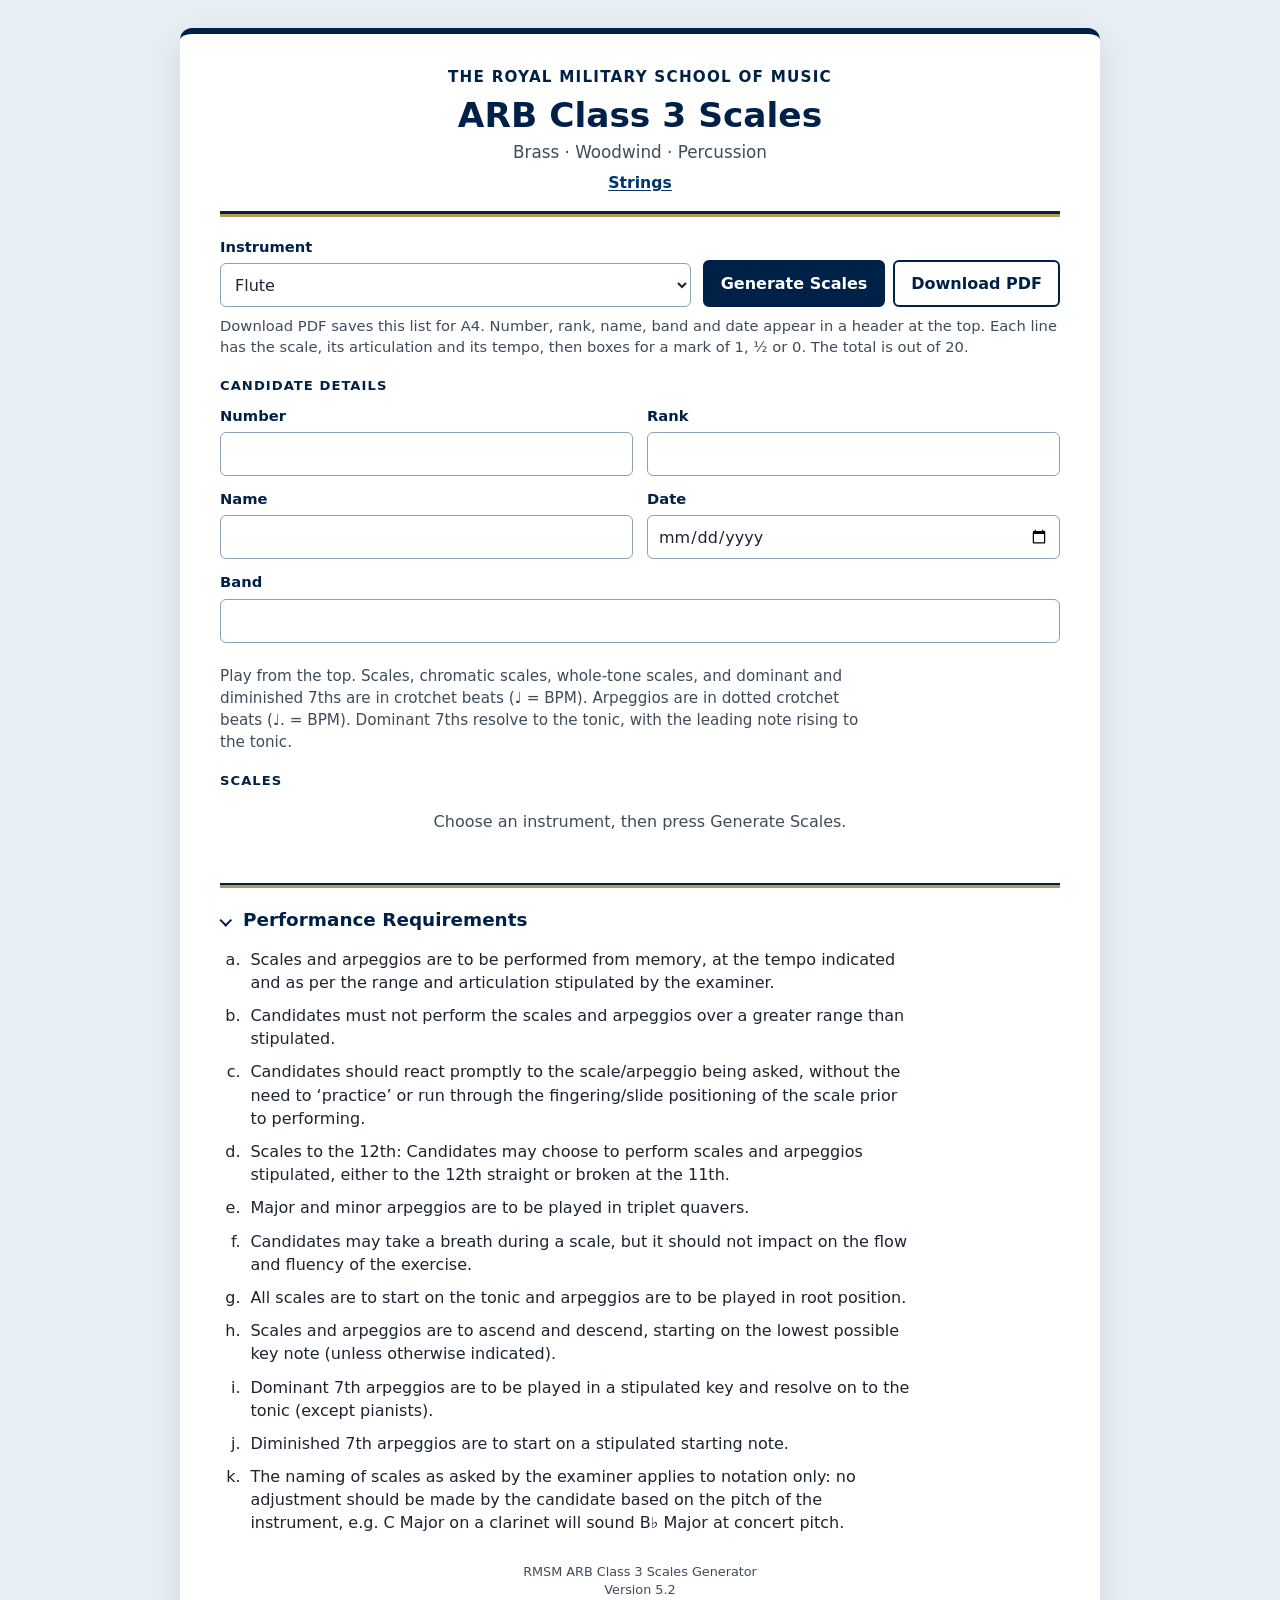
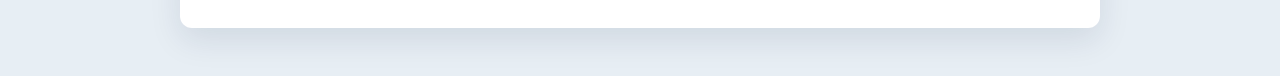
<file: index.html>
<!DOCTYPE html>
<html lang="en">
<head>
<meta charset="UTF-8">
<meta name="viewport" content="width=device-width, initial-scale=1">
<meta name="description" content="Build an ARB Class 3 scale list for woodwind, brass and percussion at the Royal Military School of Music, with the candidate’s number, rank, name, band and date.">
<meta name="theme-color" content="#002147">
<meta name="color-scheme" content="light">
<title>RMSM ARB Class 3 Scales Generator</title>
<link rel="icon" href="data:image/svg+xml,%3Csvg xmlns='http://www.w3.org/2000/svg' viewBox='0 0 32 32'%3E%3Crect width='32' height='32' rx='4' fill='%23002147'/%3E%3Crect x='6' y='23' width='20' height='3' fill='%23c4a35a'/%3E%3C/svg%3E">
<link rel="stylesheet" href="styles.css?v=11">
</head>
<body>

<a class="skip-link" href="#scales">Skip to the scales</a>

<div class="sheet">

<header class="sheet-header">
<p class="eyebrow">The Royal Military School of Music</p>
<h1>ARB Class 3 Scales</h1>
<p class="subtitle">Brass · Woodwind · Percussion</p>
<p class="page-link"><a href="strings.html">Strings</a></p>
</header>

<div class="toolbar">
<div class="controls-row">
<div class="field">
<label for="instrument">Instrument</label>
<select id="instrument"></select>
</div>
<div class="actions">
<button type="button" id="generateButton">Generate Scales</button>
<button type="button" id="downloadButton" class="secondary">Download PDF</button>
</div>
</div>
<p class="download-note">Download PDF saves this list for A4. Number, rank, name, band and date appear in a header at the top. Each line has the scale, its articulation and its tempo, then boxes for a mark of 1, ½ or 0. The total is out of 20.</p>
</div>

<main id="main">

<section class="details" aria-labelledby="detailsHeading">
<h2 id="detailsHeading">Candidate details</h2>
<div class="details-grid">
<div class="field">
<label for="candidateNumber">Number</label>
<input id="candidateNumber" name="number" type="text" autocomplete="off" spellcheck="false">
</div>
<div class="field">
<label for="candidateRank">Rank</label>
<input id="candidateRank" name="rank" type="text" autocomplete="off" spellcheck="false">
</div>
<div class="field">
<label for="candidateName">Name</label>
<input id="candidateName" name="name" type="text" autocomplete="name">
</div>
<div class="field">
<label for="candidateDate">Date</label>
<input id="candidateDate" name="date" type="date">
</div>
<div class="field field-band">
<label for="candidateBand">Band</label>
<input id="candidateBand" name="band" type="text" autocomplete="organization">
</div>
</div>
</section>

<p class="tempo-note">Play from the top. Scales, chromatic scales, whole-tone scales, and dominant and diminished 7ths are in crotchet beats (♩ = BPM). Arpeggios are in dotted crotchet beats (♩. = BPM). Dominant 7ths resolve to the tonic, with the leading note rising to the tonic.</p>

<section class="block" id="scales" aria-labelledby="scalesHeading">
<h2 id="scalesHeading">Scales</h2>
<p id="resultInstrument" class="result-instrument" hidden></p>
<div class="table-scroll" tabindex="0" aria-labelledby="scalesHeading">
<table class="scale-table" id="scaleTable">
<caption class="visually-hidden">Generated scales, each with its range, tempo and articulation.</caption>
<colgroup>
<col class="col-note">
<col class="col-octaves">
<col class="col-tempo">
<col class="col-articulation">
</colgroup>
<thead>
<tr>
<th scope="col">Note</th>
<th scope="col">Octaves</th>
<th scope="col">Tempo</th>
<th scope="col">Articulation</th>
</tr>
</thead>
<tbody id="assessmentBody">
<tr>
<td class="empty" colspan="4">Choose an instrument, then press Generate Scales.</td>
</tr>
</tbody>
</table>
</div>
</section>

<section class="requirements" aria-labelledby="requirementsHeading">
<details open>
<summary>
<h2 id="requirementsHeading">Performance Requirements</h2>
</summary>
<ol type="a">
<li>Scales and arpeggios are to be performed from memory, at the tempo indicated and as per the range and articulation stipulated by the examiner.</li>
<li>Candidates must not perform the scales and arpeggios over a greater range than stipulated.</li>
<li>Candidates should react promptly to the scale/arpeggio being asked, without the need to ‘practice’ or run through the fingering/slide positioning of the scale prior to performing.</li>
<li>Scales to the 12th: Candidates may choose to perform scales and arpeggios stipulated, either to the 12th straight or broken at the 11th.</li>
<li>Major and minor arpeggios are to be played in triplet quavers.</li>
<li>Candidates may take a breath during a scale, but it should not impact on the flow and fluency of the exercise.</li>
<li>All scales are to start on the tonic and arpeggios are to be played in root position.</li>
<li>Scales and arpeggios are to ascend and descend, starting on the lowest possible key note (unless otherwise indicated).</li>
<li>Dominant 7th arpeggios are to be played in a stipulated key and resolve on to the tonic (except pianists).</li>
<li>Diminished 7th arpeggios are to start on a stipulated starting note.</li>
<li>The naming of scales as asked by the examiner applies to notation only: no adjustment should be made by the candidate based on the pitch of the instrument, e.g. C Major on a clarinet will sound B♭ Major at concert pitch.</li>
</ol>
</details>
</section>

</main>

<footer class="sheet-footer">
<p>RMSM ARB Class 3 Scales Generator<br>Version 5.2</p>
</footer>

</div>

<p id="status" class="visually-hidden no-print" role="status"></p>

<noscript>
<p class="noscript">JavaScript is turned off, so a scale list cannot be built. Turn JavaScript on, then reload this page.</p>
</noscript>

<script src="Database-v5.js?v=6"></script>
<script src="download-pdf.js?v=9"></script>
<script src="app.js?v=6"></script>
</body>
</html>
</file>
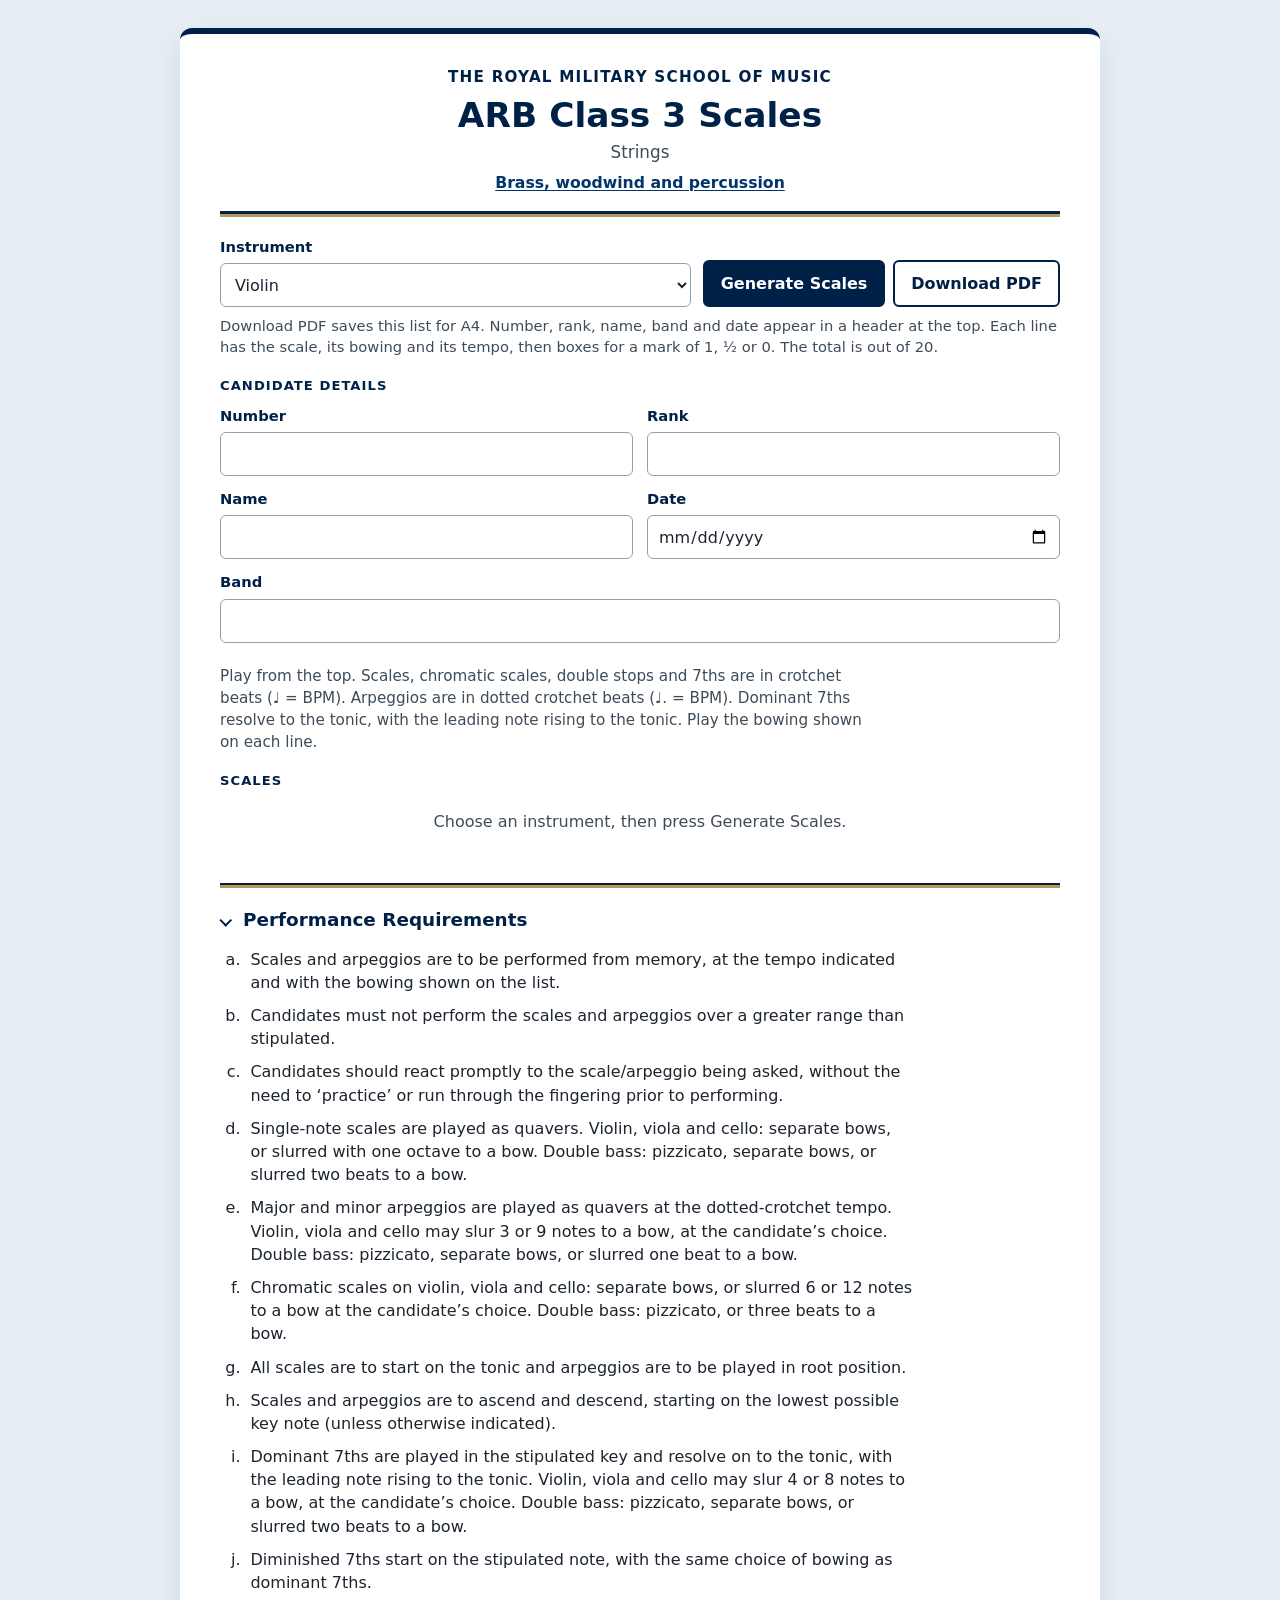
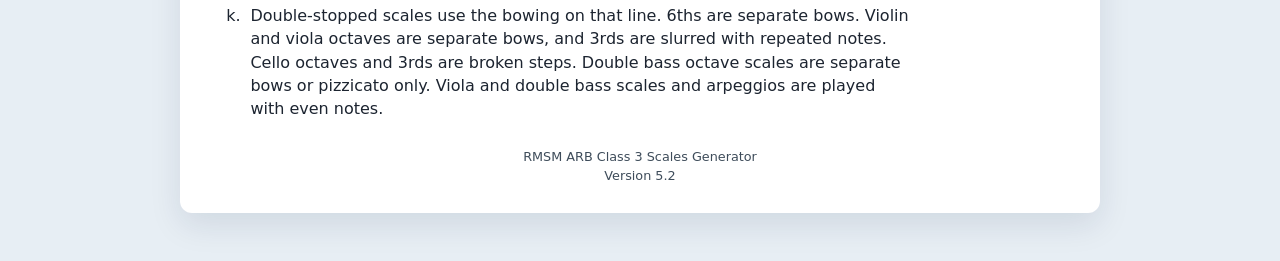
<file: strings.html>
<!DOCTYPE html>
<html lang="en">
<head>
<meta charset="UTF-8">
<meta name="viewport" content="width=device-width, initial-scale=1">
<meta name="description" content="Build an ARB Class 3 scale list for violin, viola, cello and double bass at the Royal Military School of Music, with the candidate’s number, rank, name, band and date.">
<meta name="theme-color" content="#002147">
<meta name="color-scheme" content="light">
<title>RMSM ARB Class 3 Scales — Strings</title>
<link rel="icon" href="data:image/svg+xml,%3Csvg xmlns='http://www.w3.org/2000/svg' viewBox='0 0 32 32'%3E%3Crect width='32' height='32' rx='4' fill='%23002147'/%3E%3Crect x='6' y='23' width='20' height='3' fill='%23c4a35a'/%3E%3C/svg%3E">
<link rel="stylesheet" href="styles.css?v=11">
</head>
<body>

<a class="skip-link" href="#scales">Skip to the scales</a>

<div class="sheet">

<header class="sheet-header">
<p class="eyebrow">The Royal Military School of Music</p>
<h1>ARB Class 3 Scales</h1>
<p class="subtitle">Strings</p>
<p class="page-link"><a href="index.html">Brass, woodwind and percussion</a></p>
</header>

<div class="toolbar">
<div class="controls-row">
<div class="field">
<label for="instrument">Instrument</label>
<select id="instrument"></select>
</div>
<div class="actions">
<button type="button" id="generateButton">Generate Scales</button>
<button type="button" id="downloadButton" class="secondary">Download PDF</button>
</div>
</div>
<p class="download-note">Download PDF saves this list for A4. Number, rank, name, band and date appear in a header at the top. Each line has the scale, its bowing and its tempo, then boxes for a mark of 1, ½ or 0. The total is out of 20.</p>
</div>

<main id="main">

<section class="details" aria-labelledby="detailsHeading">
<h2 id="detailsHeading">Candidate details</h2>
<div class="details-grid">
<div class="field">
<label for="candidateNumber">Number</label>
<input id="candidateNumber" name="number" type="text" autocomplete="off" spellcheck="false">
</div>
<div class="field">
<label for="candidateRank">Rank</label>
<input id="candidateRank" name="rank" type="text" autocomplete="off" spellcheck="false">
</div>
<div class="field">
<label for="candidateName">Name</label>
<input id="candidateName" name="name" type="text" autocomplete="name">
</div>
<div class="field">
<label for="candidateDate">Date</label>
<input id="candidateDate" name="date" type="date">
</div>
<div class="field field-band">
<label for="candidateBand">Band</label>
<input id="candidateBand" name="band" type="text" autocomplete="organization">
</div>
</div>
</section>

<p class="tempo-note">Play from the top. Scales, chromatic scales, double stops and 7ths are in crotchet beats (♩ = BPM). Arpeggios are in dotted crotchet beats (♩. = BPM). Dominant 7ths resolve to the tonic, with the leading note rising to the tonic. Play the bowing shown on each line.</p>

<section class="block" id="scales" aria-labelledby="scalesHeading">
<h2 id="scalesHeading">Scales</h2>
<p id="resultInstrument" class="result-instrument" hidden></p>
<div class="table-scroll" tabindex="0" aria-labelledby="scalesHeading">
<table class="scale-table" id="scaleTable">
<caption class="visually-hidden">Generated scales, each with its range, tempo and bowing.</caption>
<colgroup>
<col class="col-note">
<col class="col-octaves">
<col class="col-tempo">
<col class="col-articulation">
</colgroup>
<thead>
<tr>
<th scope="col">Note</th>
<th scope="col">Octaves</th>
<th scope="col">Tempo</th>
<th scope="col">Bowing</th>
</tr>
</thead>
<tbody id="assessmentBody">
<tr>
<td class="empty" colspan="4">Choose an instrument, then press Generate Scales.</td>
</tr>
</tbody>
</table>
</div>
</section>

<section class="requirements" aria-labelledby="requirementsHeading">
<details open>
<summary>
<h2 id="requirementsHeading">Performance Requirements</h2>
</summary>
<ol type="a">
<li>Scales and arpeggios are to be performed from memory, at the tempo indicated and with the bowing shown on the list.</li>
<li>Candidates must not perform the scales and arpeggios over a greater range than stipulated.</li>
<li>Candidates should react promptly to the scale/arpeggio being asked, without the need to ‘practice’ or run through the fingering prior to performing.</li>
<li>Single-note scales are played as quavers. Violin, viola and cello: separate bows, or slurred with one octave to a bow. Double bass: pizzicato, separate bows, or slurred two beats to a bow.</li>
<li>Major and minor arpeggios are played as quavers at the dotted-crotchet tempo. Violin, viola and cello may slur 3 or 9 notes to a bow, at the candidate’s choice. Double bass: pizzicato, separate bows, or slurred one beat to a bow.</li>
<li>Chromatic scales on violin, viola and cello: separate bows, or slurred 6 or 12 notes to a bow at the candidate’s choice. Double bass: pizzicato, or three beats to a bow.</li>
<li>All scales are to start on the tonic and arpeggios are to be played in root position.</li>
<li>Scales and arpeggios are to ascend and descend, starting on the lowest possible key note (unless otherwise indicated).</li>
<li>Dominant 7ths are played in the stipulated key and resolve on to the tonic, with the leading note rising to the tonic. Violin, viola and cello may slur 4 or 8 notes to a bow, at the candidate’s choice. Double bass: pizzicato, separate bows, or slurred two beats to a bow.</li>
<li>Diminished 7ths start on the stipulated note, with the same choice of bowing as dominant 7ths.</li>
<li>Double-stopped scales use the bowing on that line. 6ths are separate bows. Violin and viola octaves are separate bows, and 3rds are slurred with repeated notes. Cello octaves and 3rds are broken steps. Double bass octave scales are separate bows or pizzicato only. Viola and double bass scales and arpeggios are played with even notes.</li>
</ol>
</details>
</section>

</main>

<footer class="sheet-footer">
<p>RMSM ARB Class 3 Scales Generator<br>Version 5.2</p>
</footer>

</div>

<p id="status" class="visually-hidden no-print" role="status"></p>

<noscript>
<p class="noscript">JavaScript is turned off, so a scale list cannot be built. Turn JavaScript on, then reload this page.</p>
</noscript>

<script src="Database-strings.js?v=1"></script>
<script src="download-pdf.js?v=9"></script>
<script src="strings-app.js?v=2"></script>
</body>
</html>
</file>
<file: styles.css>
/* ARB Class 3 scale list. Candidate details sit above the scales. Mark boxes are on the PDF, not on this page. */

:root {
    --navy: #002147;
    --navy-bright: #00356d;
    --gold: #b9975b;
    --paper: #ffffff;
    --canvas: #e7eef4;
    --ink: #1c2430;
    --muted: #3e4c5a;
    --line: #d5e0e8;
    --focus: #0b57d0;
    --warn-bg: #fff6ea;
    --warn-ink: #6b320c;
    --warn-line: #c47b2b;
}

* {
    box-sizing: border-box;
}

html {
    color-scheme: light;
}

body {
    margin: 0;
    padding: 28px 16px 48px;
    font-family: system-ui, "Segoe UI", Roboto, Helvetica, Arial, sans-serif;
    font-size: 16px;
    line-height: 1.45;
    color: var(--ink);
    background: var(--canvas);
}

@media (prefers-color-scheme: dark) {
    body {
        background: #101820;
    }
}

.sheet {
    max-width: 920px;
    margin: 0 auto;
    background: var(--paper);
    padding: 32px 40px 28px;
    border-top: 6px solid var(--navy);
    border-radius: 12px;
    box-shadow: 0 12px 32px rgba(0, 33, 71, 0.1);
}

.sheet-header {
    text-align: center;
    border-bottom: 3px solid var(--navy);
    box-shadow: 0 3px 0 var(--gold);
    padding-bottom: 16px;
    margin-bottom: 22px;
}

.eyebrow {
    margin: 0;
    color: var(--navy);
    font-size: 0.95rem;
    font-weight: 700;
    letter-spacing: 0.08em;
    text-transform: uppercase;
}

.sheet-header h1 {
    margin: 8px 0 4px;
    color: var(--navy);
    font-size: clamp(1.7rem, 4vw, 2.15rem);
    line-height: 1.15;
    font-weight: 700;
}

.subtitle {
    margin: 0;
    color: var(--muted);
    font-size: 1.05rem;
}

.page-link {
    margin: 8px 0 0;
    text-align: center;
    font-size: 0.98rem;
}

.page-link a {
    color: var(--navy-bright);
    font-weight: 700;
    text-decoration: underline;
    text-underline-offset: 0.15em;
}

.page-link a:hover {
    color: var(--navy);
}

.toolbar {
    display: flex;
    flex-direction: column;
    align-items: stretch;
    gap: 8px;
    margin-bottom: 18px;
}

.controls-row {
    display: flex;
    flex-wrap: wrap;
    align-items: flex-end;
    gap: 12px;
}

.field {
    display: flex;
    flex-direction: column;
    gap: 6px;
    flex: 1 1 240px;
    min-width: 0;
}

.actions {
    display: flex;
    flex-wrap: wrap;
    gap: 8px;
}

label {
    display: block;
    font-weight: 700;
    color: var(--navy);
    font-size: 0.92rem;
}

.field label {
    margin: 0;
}

select,
button {
    font: inherit;
    color: inherit;
}

select {
    width: 100%;
    min-height: 44px;
    padding: 8px 10px;
    border: 1px solid #8ea0b3;
    border-radius: 6px;
    background: white;
}

button {
    min-height: 44px;
    padding: 10px 16px;
    border: 2px solid var(--navy);
    border-radius: 6px;
    background: var(--navy);
    color: white;
    font-weight: 700;
    cursor: pointer;
}

button:hover {
    background: var(--navy-bright);
    border-color: var(--navy-bright);
}

button.secondary {
    background: white;
    color: var(--navy);
}

button.secondary:hover {
    background: #e7f0f8;
}

button:focus-visible,
select:focus-visible,
.details-grid input:focus-visible,
.table-scroll:focus-visible,
.page-link a:focus-visible,
.skip-link:focus {
    outline: 3px solid var(--focus);
    outline-offset: 2px;
}

h2 {
    margin: 0 0 2px;
    color: var(--navy);
    font-size: 0.82rem;
    font-weight: 700;
    letter-spacing: 0.08em;
    text-transform: uppercase;
}

.result-instrument {
    margin: 0 0 12px;
    color: var(--navy);
    font-size: 1.45rem;
    font-weight: 700;
    line-height: 1.2;
}

.block {
    margin: 0;
}

.tempo-note {
    margin: 0 0 18px;
    max-width: 68ch;
    color: var(--muted);
    font-size: 0.95rem;
}

.download-note {
    margin: 0;
    color: var(--muted);
    font-size: 0.92rem;
}

.details {
    margin: 0 0 22px;
}

.details h2 {
    margin-bottom: 10px;
}

.details-grid {
    display: grid;
    grid-template-columns: repeat(2, minmax(0, 1fr));
    gap: 12px 14px;
}

.details-grid .field-band {
    grid-column: 1 / -1;
}

.details-grid .field {
    flex: none;
    min-width: 0;
}

.details-grid input {
    width: 100%;
    min-height: 44px;
    padding: 8px 10px;
    border: 1px solid #8ea0b3;
    border-radius: 6px;
    background: white;
    font: inherit;
    color: inherit;
}

.table-scroll {
    width: 100%;
    overflow-x: auto;
}

.scale-table {
    width: 100%;
    min-width: 640px;
    border-collapse: collapse;
}

.col-note { width: 18%; }
.col-octaves { width: 24%; }
.col-tempo { width: 28%; }
.col-articulation { width: 30%; }

.scale-table caption {
    caption-side: bottom;
}

.scale-table:not(.is-ready) thead {
    display: none;
}

.scale-table th,
.scale-table td {
    border: 0;
    background: transparent;
    text-align: left;
    vertical-align: baseline;
}

.scale-table thead th {
    padding: 0 16px 8px 0;
    color: var(--navy);
    font-size: 0.92rem;
    font-weight: 700;
    border-bottom: 2px solid var(--navy);
}

.scale-table tr.group-heading th {
    padding: 18px 0 4px;
    color: var(--navy);
    font-size: 1.05rem;
    font-weight: 700;
    letter-spacing: 0;
    text-transform: none;
    text-align: left;
    border-bottom: 0;
}

.scale-table tbody tr.group-heading:first-child th {
    padding-top: 10px;
}

.scale-table tr[data-note] td,
.scale-table tr.missing td {
    padding: 8px 16px 8px 0;
    border-bottom: 1px solid var(--line);
}

.tempo {
    font-variant-numeric: tabular-nums;
    font-family: "Segoe UI Symbol", "Noto Sans Symbols", "Noto Music", "Apple Symbols", "DejaVu Sans", sans-serif;
}

.cell-label {
    display: none;
}

.scale-table td.empty,
.scale-table tr.missing td {
    color: var(--muted);
}

.scale-table td.empty {
    padding: 18px 0;
    text-align: center;
    border-bottom: 0;
    white-space: normal;
}

.scale-table th,
.scale-table td {
    white-space: nowrap;
}

.scale-table tr[data-note] td.cell-bowing,
.scale-table tr[data-note] td.cell-note {
    white-space: normal;
}

.requirements {
    margin-top: 32px;
    padding-top: 22px;
    border-top: 2px solid var(--navy);
    box-shadow: inset 0 3px 0 var(--gold);
}

.requirements summary {
    cursor: pointer;
    color: var(--navy);
    list-style: none;
}

.requirements summary::-webkit-details-marker {
    display: none;
}

.requirements summary::before {
    content: "";
    display: inline-block;
    width: 0.45em;
    height: 0.45em;
    margin-right: 0.55em;
    border-right: 2px solid var(--navy);
    border-bottom: 2px solid var(--navy);
    transform: rotate(45deg) translateY(-0.1em);
    vertical-align: middle;
}

.requirements details:not([open]) summary::before {
    transform: rotate(-45deg) translateY(-0.05em);
}

.requirements summary:focus-visible {
    outline: 3px solid var(--focus);
    outline-offset: 3px;
}

.requirements h2 {
    display: inline;
    margin: 0;
    font-size: 1.15rem;
    letter-spacing: 0;
    text-transform: none;
}

.requirements ol {
    max-width: 68ch;
    margin: 14px 0 0;
    padding-left: 1.6rem;
}

.requirements li {
    margin: 0 0 10px;
    padding-left: 0.3rem;
}

.requirements li:last-child {
    margin-bottom: 0;
}

.sheet-footer {
    margin-top: 28px;
    text-align: center;
    color: var(--muted);
    font-size: 0.8rem;
}

.sheet-footer p {
    margin: 0;
}

.skip-link {
    position: absolute;
    left: 12px;
    top: 12px;
    transform: translateY(-160%);
    z-index: 3;
    padding: 8px 12px;
    background: var(--navy);
    color: white;
    font-weight: 700;
    text-decoration: none;
    border-radius: 6px;
}

.skip-link:focus {
    transform: none;
}

.visually-hidden {
    position: absolute;
    width: 1px;
    height: 1px;
    padding: 0;
    margin: -1px;
    overflow: hidden;
    clip: rect(0, 0, 0, 0);
    white-space: nowrap;
    border: 0;
}

.noscript {
    max-width: 920px;
    margin: 16px auto 0;
    padding: 12px 16px;
    background: var(--warn-bg);
    color: var(--warn-ink);
    border-left: 4px solid var(--warn-line);
}

@media (max-width: 720px) {
    body {
        padding: 12px 10px 32px;
    }

    .sheet {
        padding: 20px 14px 18px;
        border-radius: 8px;
    }

    .controls-row {
        align-items: stretch;
    }

    .actions,
    .actions button {
        flex: 1 1 100%;
    }

    .actions button {
        width: 100%;
    }

    .table-scroll {
        overflow: visible;
    }

    .scale-table {
        min-width: 0;
    }

    .scale-table.is-ready thead {
        display: none;
    }

    .scale-table,
    .scale-table tbody,
    .scale-table tr.group-heading,
    .scale-table tr.missing,
    .scale-table tr:has(td.empty) {
        display: block;
        width: auto;
    }

    .scale-table tr.group-heading th,
    .scale-table tr.missing td,
    .scale-table td.empty {
        display: block;
        width: auto;
        white-space: normal;
    }

    .scale-table tr[data-note] {
        display: grid;
        grid-template-columns: 1fr 1fr;
        column-gap: 16px;
        row-gap: 8px;
        padding: 10px 0 12px;
        border-bottom: 1px solid var(--line);
    }

    .scale-table tr[data-note] td {
        display: block;
        width: auto;
        padding: 0;
        border-bottom: 0;
        white-space: normal;
    }

    .cell-label {
        position: absolute;
        display: block;
        width: 1px;
        height: 1px;
        padding: 0;
        margin: -1px;
        overflow: hidden;
        clip: rect(0, 0, 0, 0);
        white-space: nowrap;
        border: 0;
    }
}

@media screen and (hover: hover) {
    .scale-table tbody tr[data-note]:hover {
        background: #f4f8fb;
    }
}

@media (max-width: 520px) {
    .details-grid {
        grid-template-columns: 1fr;
    }

    .details-grid .field-band {
        grid-column: auto;
    }
}

@media (forced-colors: active) {
    .sheet,
    button,
    select,
    .details-grid input {
        border: 1px solid CanvasText;
    }

    button.secondary {
        background: Canvas;
        color: CanvasText;
    }
}

@media print {
    body {
        padding: 0;
        background: white;
    }

    .sheet {
        max-width: none;
        padding: 0;
        border: none;
        border-radius: 0;
        box-shadow: none;
    }

    .toolbar {
        display: none !important;
    }

    .details {
        break-inside: avoid;
    }

    .requirements li {
        break-inside: avoid;
    }

    .cell-label {
        display: none !important;
    }

    .table-scroll {
        overflow: visible;
    }

    .scale-table {
        display: table;
        min-width: 0;
    }

    .scale-table tbody {
        display: table-row-group;
    }

    .scale-table tr {
        display: table-row;
        break-inside: avoid;
    }

    .scale-table tr.group-heading {
        break-after: avoid;
    }

    .scale-table th,
    .scale-table td {
        display: table-cell;
        white-space: normal;
    }

    .scale-table.is-ready thead {
        display: table-header-group !important;
    }

    .sheet-header,
    .result-instrument,
    .scale-table thead th {
        print-color-adjust: exact;
        -webkit-print-color-adjust: exact;
    }

    @page {
        size: A4;
        margin: 14mm;
    }
}
</file>
